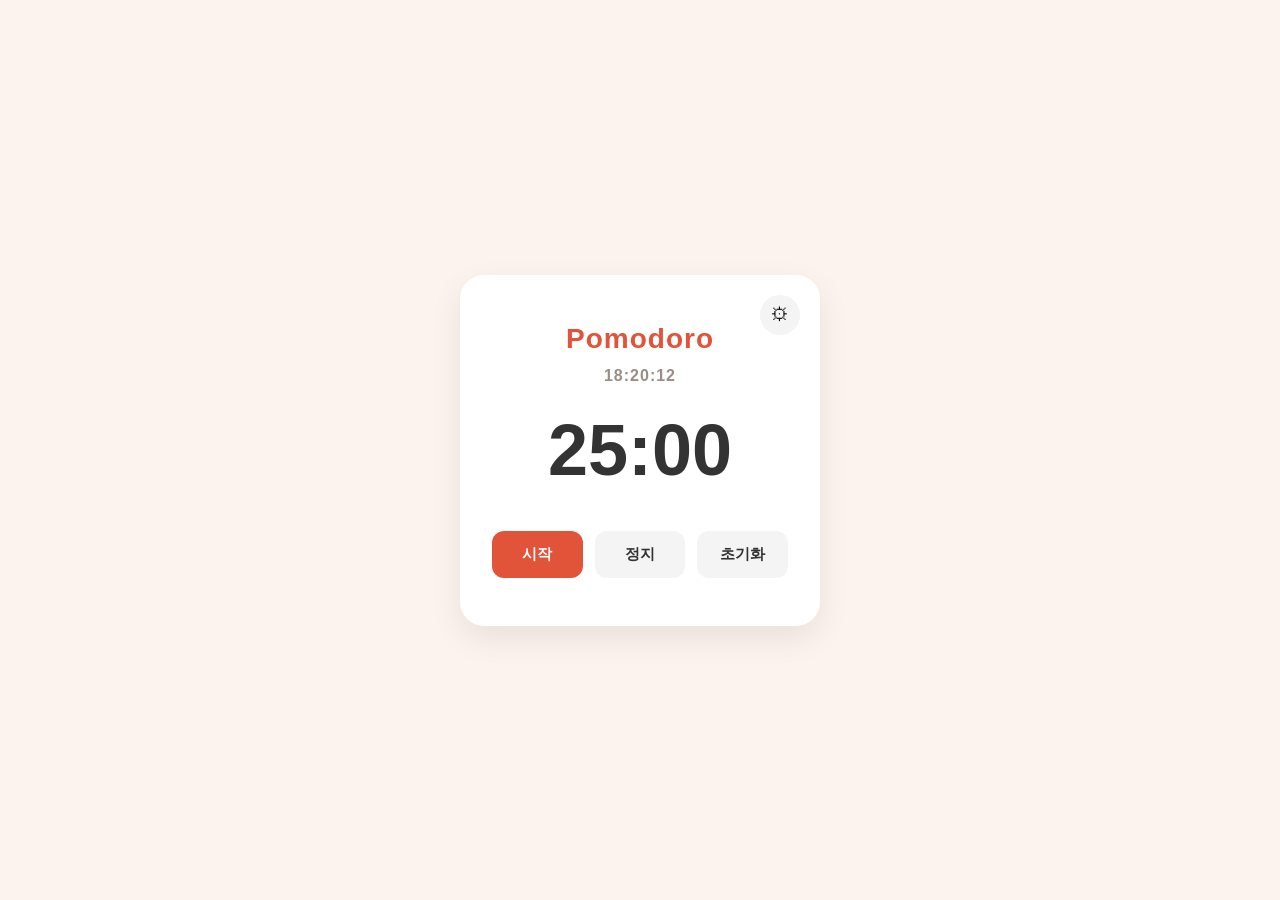
<file: index.html>
<!DOCTYPE html>
<html lang="ko">
<head>
  <meta charset="UTF-8">
  <meta name="viewport" content="width=device-width, initial-scale=1.0">
  <title>Pomodoro</title>
  <link rel="stylesheet" href="index.css">
</head>
<body>
  <main class="app">
    <a class="settings-btn" href="settings.html" aria-label="설정">⚙</a>

    <h1>Pomodoro</h1>

    <div class="clock" id="clock">--:--:--</div>

    <div class="timer-display" id="timer-display">25:00</div>

    <div class="controls">
      <button class="btn btn-start" id="start-btn" type="button">시작</button>
      <button class="btn btn-stop" id="stop-btn" type="button">정지</button>
      <button class="btn btn-reset" id="reset-btn" type="button">초기화</button>
    </div>
  </main>

  <script src="script.js"></script>
</body>
</html>
</file>
<file: index.css>
* {
  box-sizing: border-box;
  margin: 0;
  padding: 0;
}

body {
  min-height: 100vh;
  display: flex;
  align-items: center;
  justify-content: center;
  background-color: #fdf3ee;
  font-family: 'Segoe UI', 'Helvetica Neue', Arial, sans-serif;
}

.app {
  position: relative;
  width: 360px;
  max-width: 90vw;
  padding: 48px 32px;
  background-color: #ffffff;
  border-radius: 24px;
  box-shadow: 0 12px 32px rgba(0, 0, 0, 0.08);
  text-align: center;
}

.settings-btn {
  position: absolute;
  top: 20px;
  right: 20px;
  display: flex;
  align-items: center;
  justify-content: center;
  width: 40px;
  height: 40px;
  border: none;
  border-radius: 50%;
  background-color: #f4f4f4;
  font-size: 18px;
  color: inherit;
  text-decoration: none;
  cursor: pointer;
  transition: background-color 0.2s ease;
}

.settings-btn:hover {
  background-color: #e6e6e6;
}

h1 {
  color: #e2543a;
  font-size: 28px;
  letter-spacing: 1px;
  margin-bottom: 12px;
}

.clock {
  font-size: 16px;
  font-weight: 600;
  color: #9b8c86;
  letter-spacing: 1px;
  margin-bottom: 24px;
  font-variant-numeric: tabular-nums;
}

.timer-display {
  font-size: 72px;
  font-weight: 700;
  color: #333333;
  margin-bottom: 40px;
  font-variant-numeric: tabular-nums;
}

.controls {
  display: flex;
  gap: 12px;
  justify-content: center;
}

.btn {
  flex: 1;
  padding: 14px 0;
  border: none;
  border-radius: 12px;
  font-size: 15px;
  font-weight: 600;
  cursor: pointer;
  transition: transform 0.15s ease, opacity 0.15s ease;
}

.btn:hover {
  opacity: 0.9;
}

.btn:active {
  transform: scale(0.97);
}

.btn-start {
  background-color: #e2543a;
  color: #ffffff;
}

.btn-stop {
  background-color: #f4f4f4;
  color: #333333;
}

.btn-reset {
  background-color: #f4f4f4;
  color: #333333;
}
</file>
